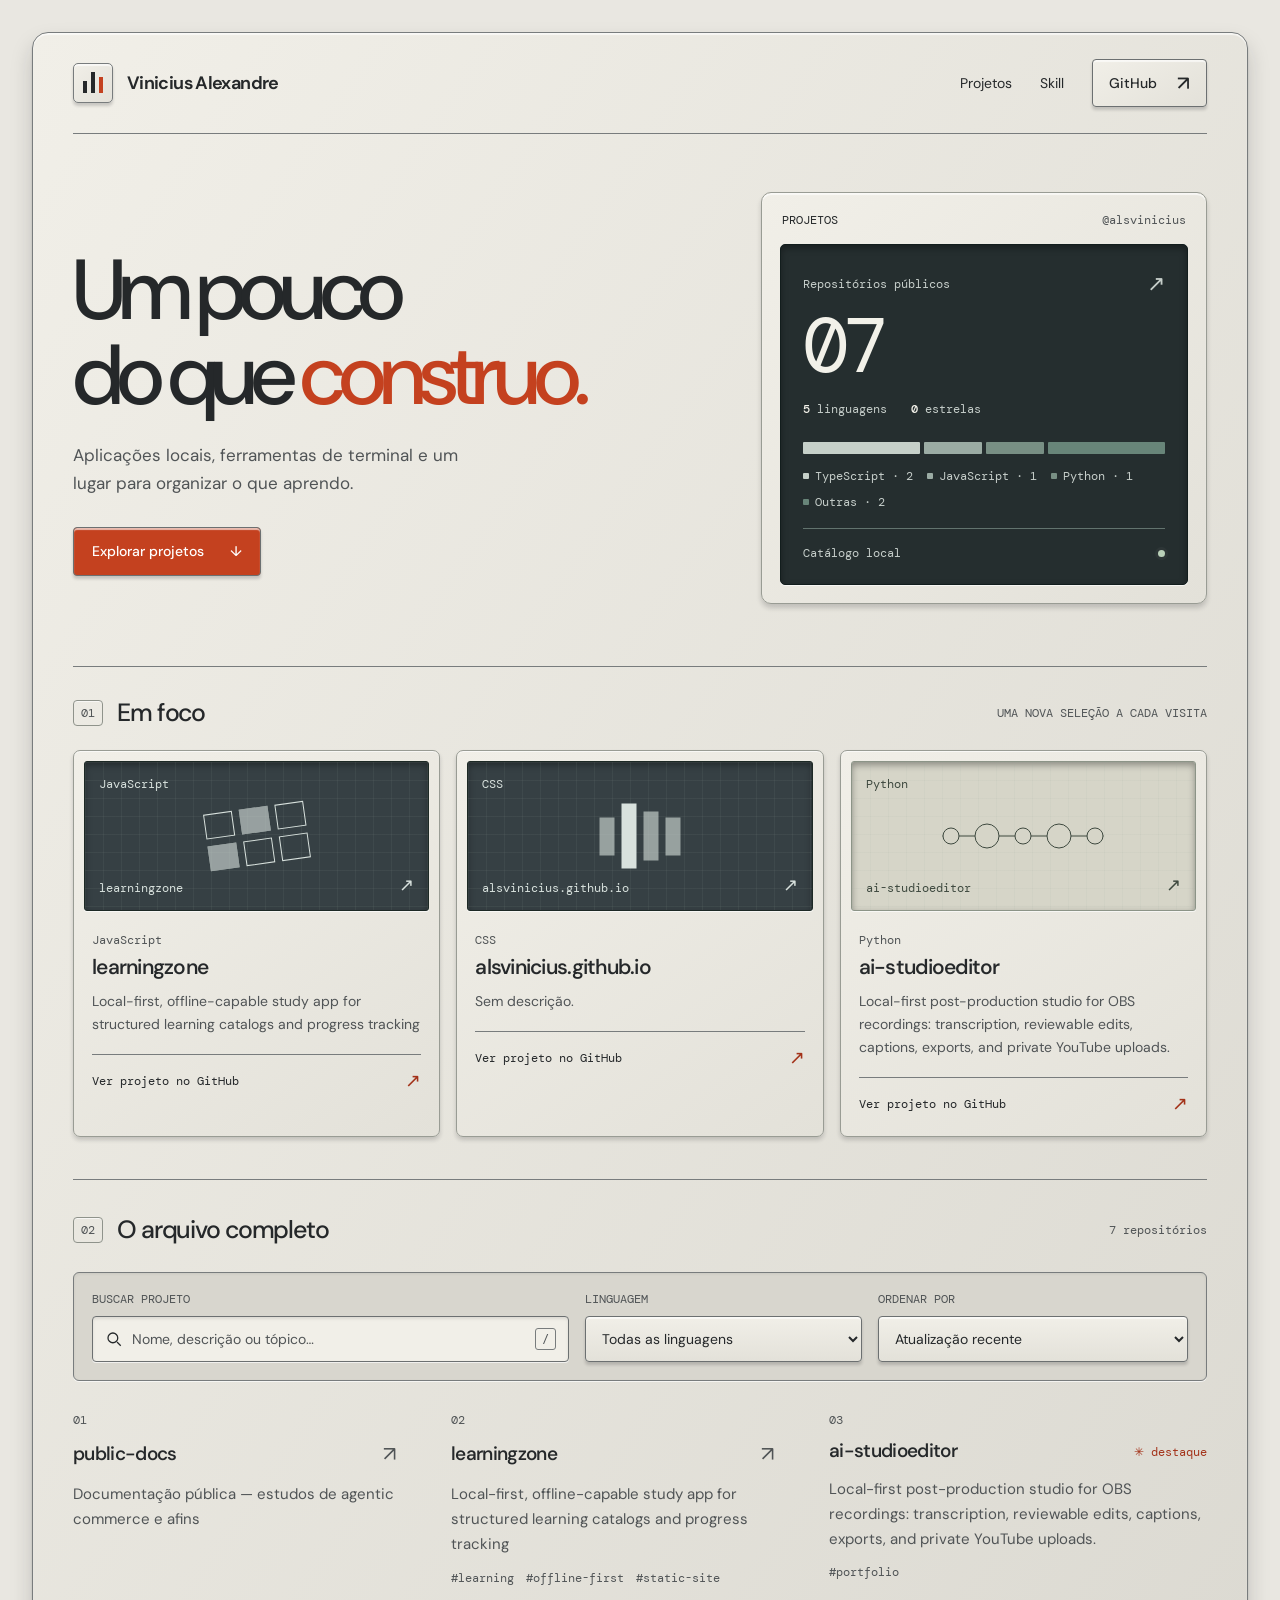
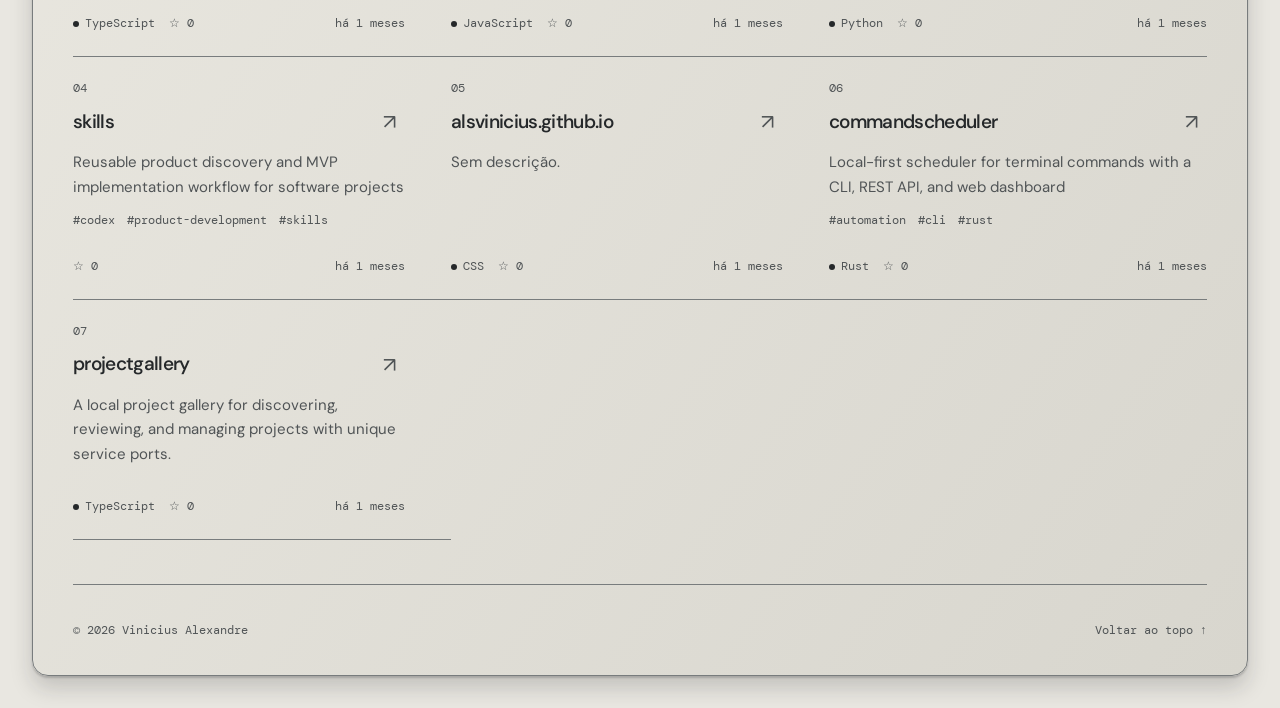
<file: index.html>
<!doctype html>
<html lang="pt-BR">
  <head>
    <meta charset="utf-8" />
    <meta name="viewport" content="width=device-width, initial-scale=1" />
    <meta name="theme-color" content="#e9e7e1" />
    <meta name="description" content="Aplicações locais, ferramentas de terminal e projetos públicos de Vinicius Alexandre." />
    <title>Vinicius Alexandre · projetos</title>
    <link rel="icon" type="image/svg+xml" href="assets/favicon.svg?v=3" />
    <link rel="stylesheet" href="assets/theme-tokens.css" />
    <link rel="stylesheet" href="assets/theme-components.css" />
    <link rel="stylesheet" href="assets/styles.css" />
    <script src="assets/app.js" defer></script>
  </head>
  <body class="portfolio-theme" data-theme="chalk">
    <a class="skip-link id-key" href="#repositorios">Pular para os projetos</a>
    <div class="site-frame">
      <header class="topbar">
        <a class="wordmark" href="#inicio" aria-label="Vinicius Alexandre, início">
          <span class="brand-mark" aria-hidden="true"><i></i><i></i><i></i></span>
          <span>Vinicius Alexandre</span>
        </a>
        <nav aria-label="Principal">
          <a class="nav-link" href="#repositorios">Projetos</a>
          <a class="nav-link" href="skills/product-dev-workflow/">Skill</a>
          <a class="id-key github-key" href="https://github.com/alsvinicius" target="_blank" rel="noreferrer">GitHub <span aria-hidden="true">↗</span></a>
        </nav>
      </header>
      <main id="inicio">
        <section class="intro" aria-labelledby="intro-title">
          <div class="intro-copy">
            <h1 id="intro-title">Um pouco<br />do que <span>construo.</span></h1>
            <p class="intro-description">Aplicações locais, ferramentas de terminal e um lugar para organizar o que aprendo.</p>
            <div class="intro-actions">
              <a class="id-key id-key--signal" href="#selecionados">Explorar projetos <span aria-hidden="true">↓</span></a>
            </div>
          </div>
          <aside class="overview" aria-labelledby="overview-title">
            <div class="module-heading"><span id="overview-title">PROJETOS</span><span class="profile-id">@alsvinicius</span></div>
            <div class="overview-readout" aria-busy="true" id="overview-readout">
              <div class="readout-heading"><span>Repositórios públicos</span><span class="readout-mark" aria-hidden="true">↗</span></div>
              <div class="overview-total" id="repo-total">—</div>
              <div class="overview-metrics"><span><b id="language-total">—</b> linguagens</span><span><b id="star-total">—</b> estrelas</span></div>
              <div class="language-meter" id="language-meter" aria-hidden="true"></div>
              <div class="language-legend" id="language-legend"><span>Carregando catálogo…</span></div>
              <div class="readout-footer"><span id="api-status">Catálogo local</span><span class="status-led" aria-hidden="true"></span></div>
            </div>
          </aside>
        </section>
        <section class="selected" id="selecionados" aria-labelledby="selected-title">
          <div class="section-heading">
            <div class="section-title"><span class="section-number">01</span><h2 id="selected-title">Em foco</h2></div>
            <span class="section-index">UMA NOVA SELEÇÃO A CADA VISITA</span>
          </div>
          <div class="selected-grid" id="featured-project"></div>
          <p class="featured-status" id="featured-status">Carregando a seleção de projetos…</p>
        </section>
        <section class="projects" id="repositorios" aria-labelledby="projects-title">
          <div class="section-heading">
            <div class="section-title"><span class="section-number">02</span><h2 id="projects-title">O arquivo completo</h2></div>
            <p class="result-count" id="result-count" role="status">Carregando projetos…</p>
          </div>
          <div class="toolbar">
            <label class="search-wrap"><span class="field-label">BUSCAR PROJETO</span><span class="search-field"><svg width="18" height="18" viewBox="0 0 24 24" fill="none" stroke="currentColor" stroke-width="1.7" aria-hidden="true"><circle cx="10.5" cy="10.5" r="6.5"/><path d="m16 16 5 5"/></svg><input id="search" type="search" placeholder="Nome, descrição ou tópico…" autocomplete="off" /><kbd aria-hidden="true">/</kbd></span></label>
            <label class="language-wrap"><span class="field-label">LINGUAGEM</span><select id="language"><option value="">Todas as linguagens</option></select></label>
            <label class="sort-wrap"><span class="field-label">ORDENAR POR</span><select id="sort"><option value="updated">Atualização recente</option><option value="stars">Mais estrelas</option><option value="name">Nome A–Z</option></select></label>
          </div>
          <div class="project-grid" id="project-grid" aria-live="polite" aria-busy="true"></div>
          <div class="empty-state" id="empty-state" hidden><span class="empty-symbol" aria-hidden="true">∅</span><p>Nenhum projeto encontrado com esses filtros.</p><button class="id-key" id="reset-filters" type="button">Limpar filtros</button></div>
          <div class="loading-state" id="loading-state"><span class="loader" aria-hidden="true"></span> Carregando projetos…</div>
        </section>
      </main>
      <footer class="footer"><span>© <span id="year"></span> Vinicius Alexandre</span><a class="back-top" href="#inicio">Voltar ao topo ↑</a></footer>
    </div>
  </body>
</html>
</file>
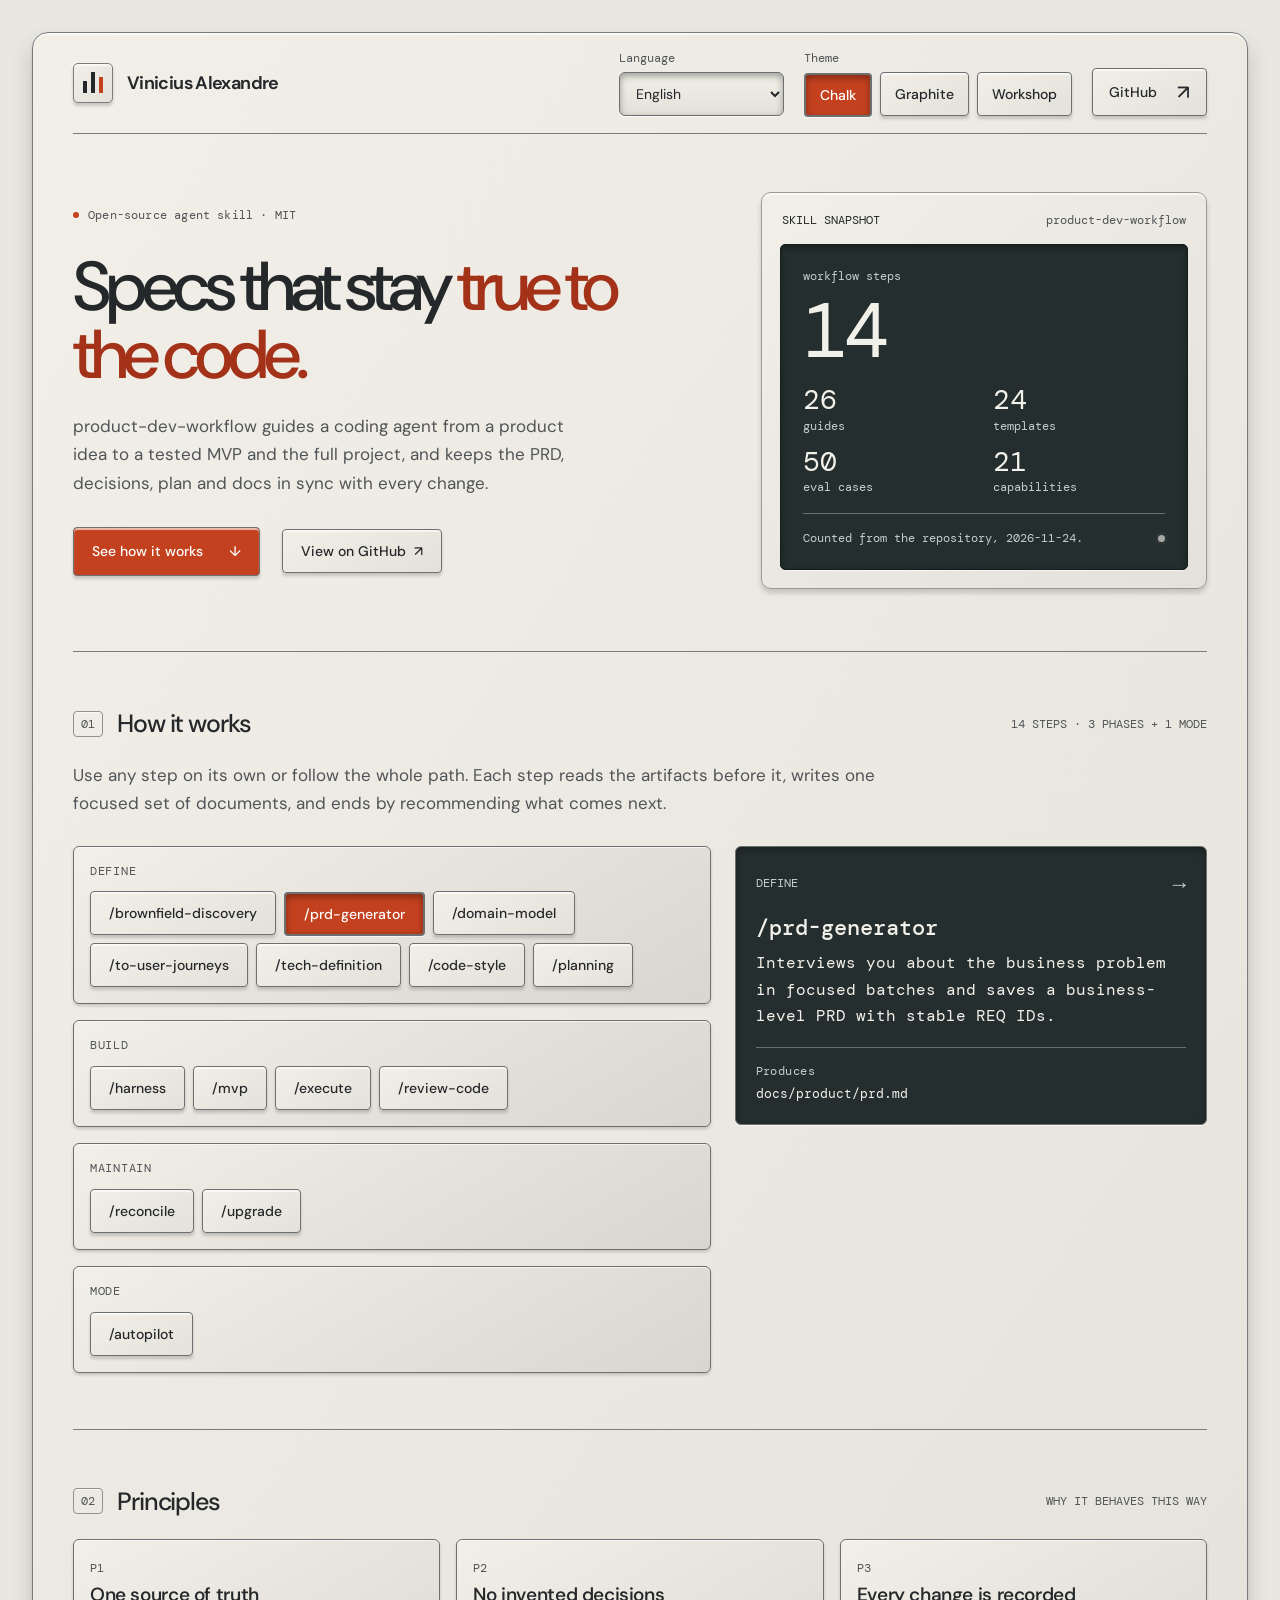
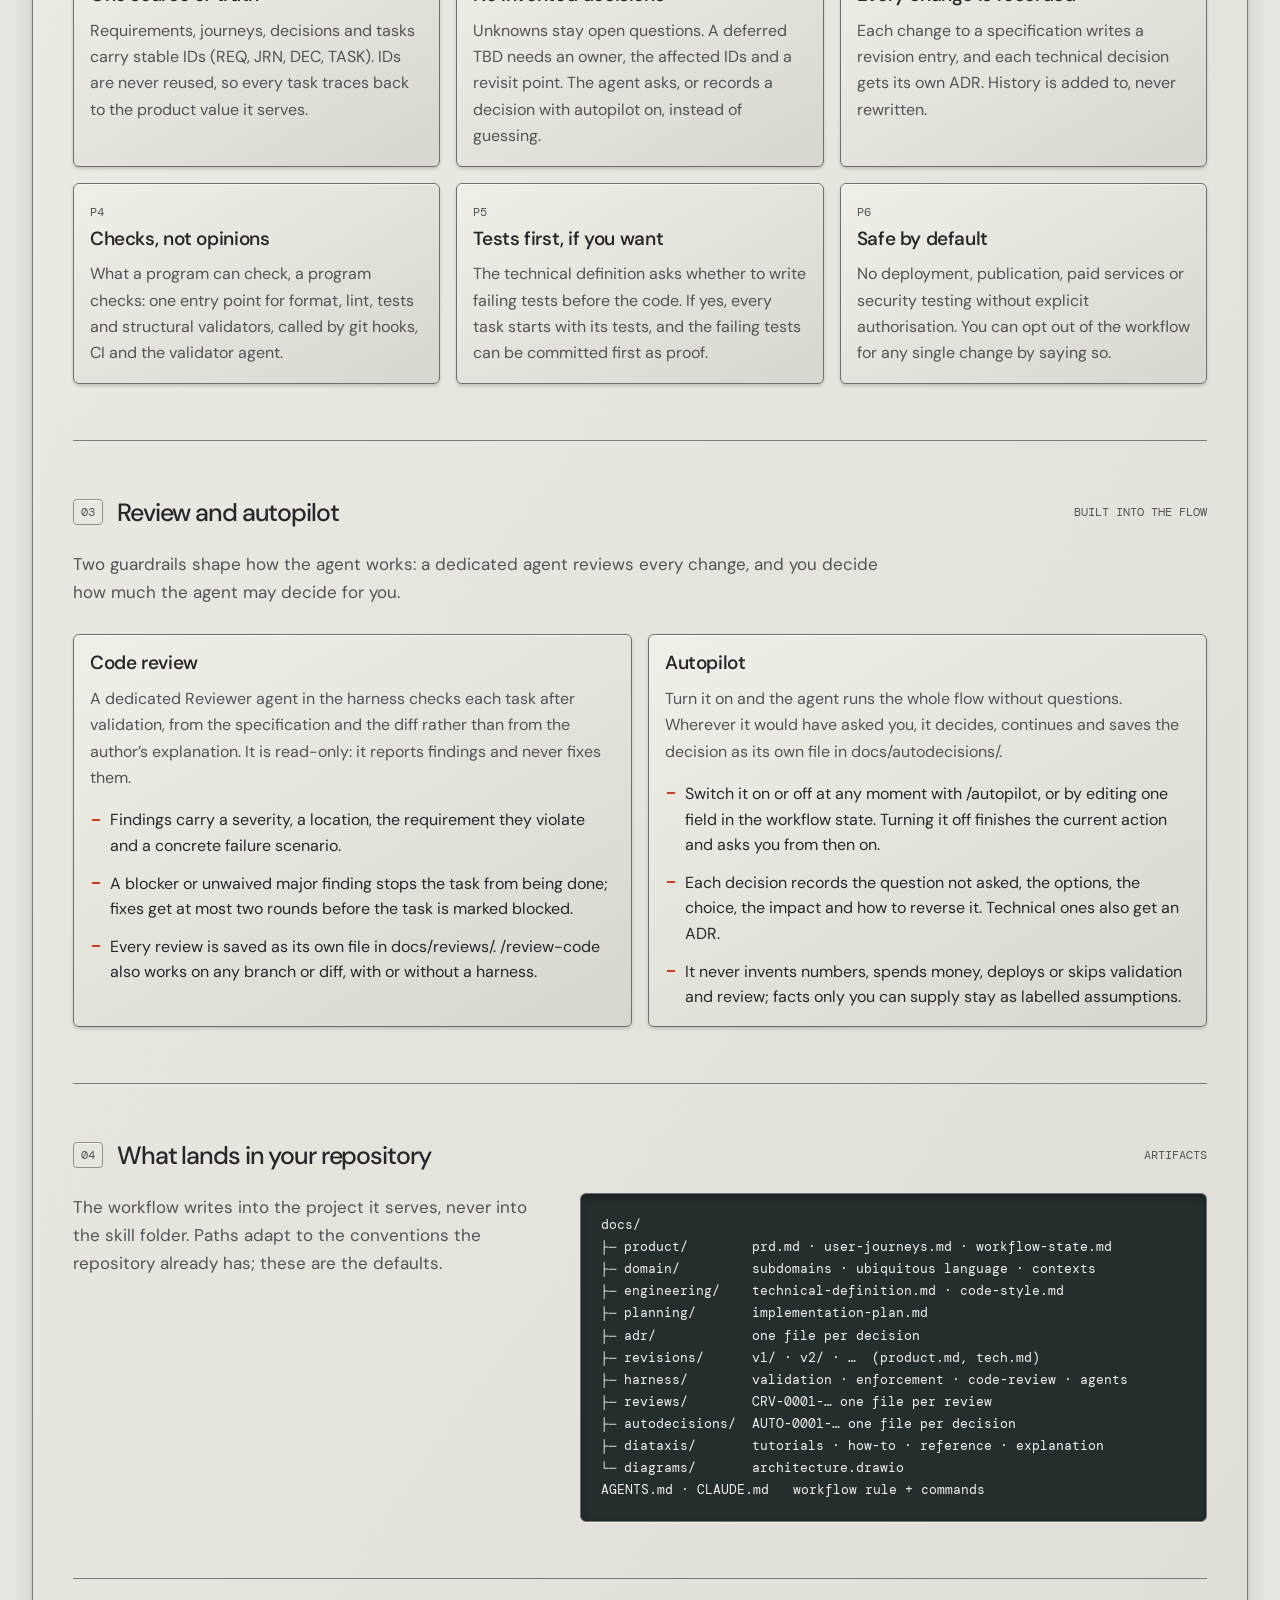
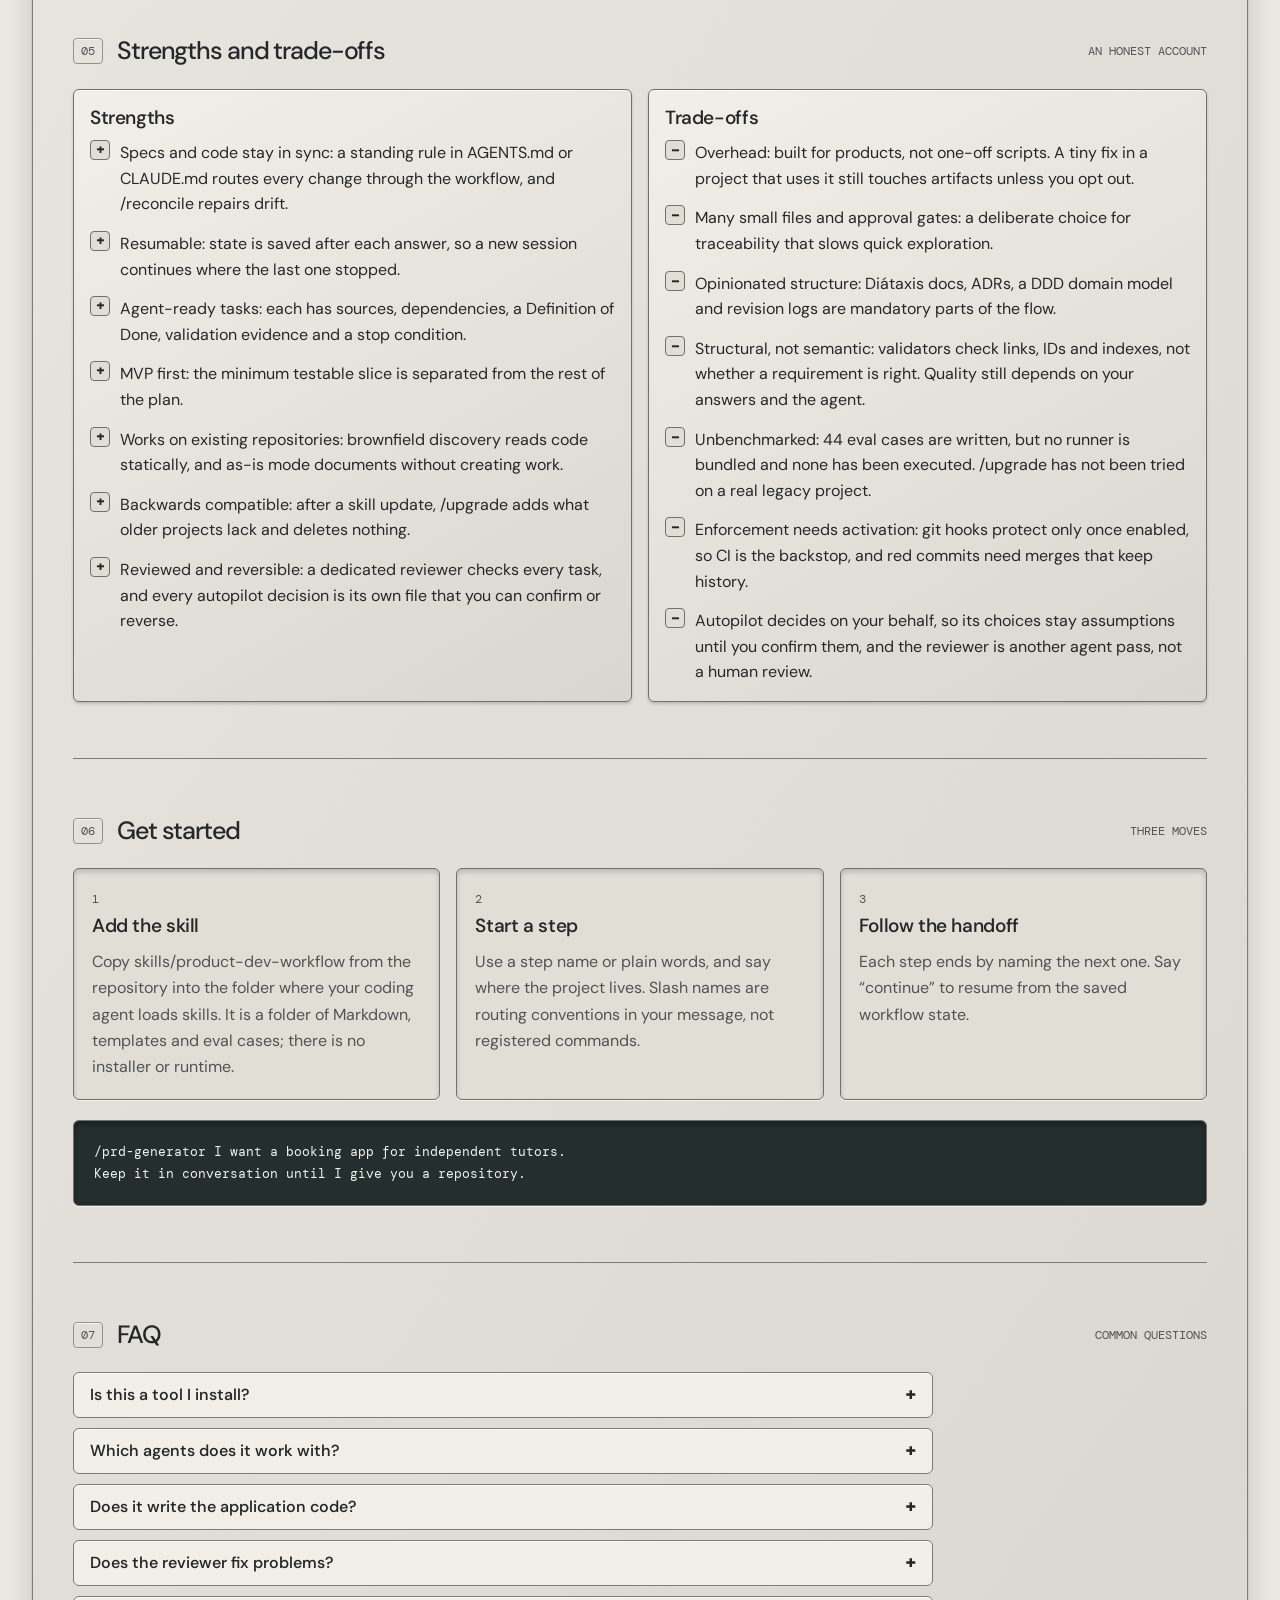
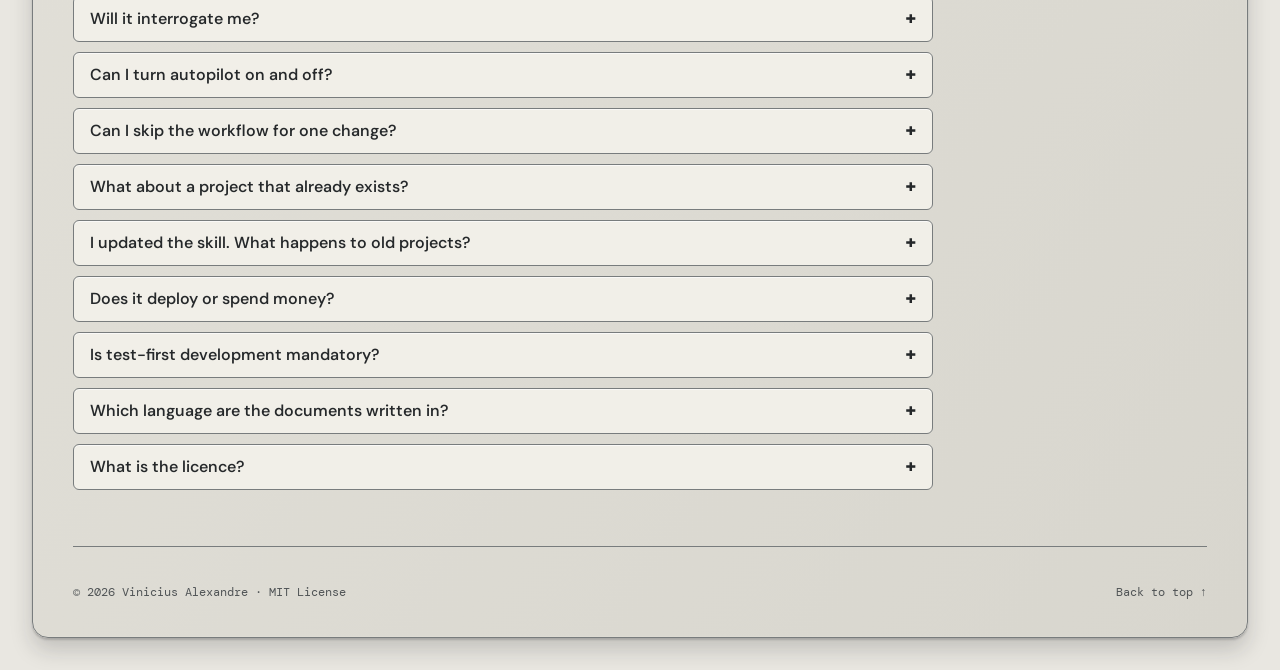
<file: skills/product-dev-workflow/index.html>
<!doctype html>
<html lang="en">
  <head>
    <meta charset="utf-8" />
    <meta name="viewport" content="width=device-width, initial-scale=1" />
    <meta name="theme-color" content="#e9e7e1" />
    <meta name="description" content="An open-source agent skill that takes a product from idea to tested MVP and keeps requirements, decisions, plans and docs in sync with the code." />
    <title>product-dev-workflow · Vinicius Alexandre</title>
    <link rel="icon" type="image/svg+xml" href="../../assets/favicon.svg?v=3" />
    <link rel="alternate" hreflang="en" href="?lang=en" />
    <link rel="alternate" hreflang="pt-BR" href="?lang=pt-BR" />
    <link rel="alternate" hreflang="zh-Hans" href="?lang=zh-CN" />
    <link rel="alternate" hreflang="ja" href="?lang=ja" />
    <link rel="alternate" hreflang="es" href="?lang=es" />
    <link rel="alternate" hreflang="fr" href="?lang=fr" />
    <link rel="stylesheet" href="../../assets/theme-tokens.css" />
    <link rel="stylesheet" href="../../assets/theme-components.css" />
    <link rel="stylesheet" href="../../assets/styles.css" />
    <link rel="stylesheet" href="page.css?v=20261124b" />
    <script src="i18n.js?v=20261124b" defer></script>
    <script src="page.js?v=20261124b" defer></script>
  </head>
  <body class="portfolio-theme" data-theme="chalk">
    <a class="skip-link id-key" href="#how" data-i18n="skip">Skip to content</a>
    <div class="site-frame">
      <header class="topbar">
        <a class="wordmark" href="../../" aria-label="Vinicius Alexandre" data-i18n-attr="aria-label:nav.home">
          <span class="brand-mark" aria-hidden="true"><i></i><i></i><i></i></span>
          <span>Vinicius Alexandre</span>
        </a>
        <div class="page-tools">
          <label class="tool-field"><span class="field-label" data-i18n="lang.label">Language</span>
            <select id="lang">
              <option value="en">English</option>
              <option value="pt-BR">Português (BR)</option>
              <option value="zh-CN">简体中文</option>
              <option value="ja">日本語</option>
              <option value="es">Español</option>
              <option value="fr">Français</option>
            </select>
          </label>
          <div class="tool-field" role="group" aria-labelledby="theme-label">
            <span class="field-label" id="theme-label" data-i18n="theme.label">Theme</span>
            <div class="theme-keys">
              <button class="id-key" type="button" data-theme-key="chalk" aria-pressed="true">Chalk</button>
              <button class="id-key" type="button" data-theme-key="graphite" aria-pressed="false">Graphite</button>
              <button class="id-key" type="button" data-theme-key="workshop" aria-pressed="false">Workshop</button>
            </div>
          </div>
          <a class="id-key github-key" href="https://github.com/alsvinicius/skills" target="_blank" rel="noreferrer">GitHub <span aria-hidden="true">↗</span></a>
        </div>
      </header>

      <main>
        <section class="intro" aria-labelledby="intro-title">
          <div class="intro-copy">
            <p class="eyebrow"><span class="signal-dot" aria-hidden="true"></span><span data-i18n="hero.eyebrow">Open-source agent skill · MIT</span></p>
            <h1 class="page-title" id="intro-title"><span data-i18n="hero.t1">Specs that stay</span> <span data-i18n="hero.t2">true to the code.</span></h1>
            <p class="intro-description" data-i18n="hero.desc">product-dev-workflow guides a coding agent from a product idea to a tested MVP and the full project, and keeps the PRD, decisions, plan and docs in sync with every change.</p>
            <div class="intro-actions">
              <a class="id-key id-key--signal" href="#how"><span data-i18n="hero.cta1">See how it works</span> <span aria-hidden="true">↓</span></a>
              <a class="id-key" href="https://github.com/alsvinicius/skills/tree/main/skills/product-dev-workflow" target="_blank" rel="noreferrer"><span data-i18n="hero.cta2">View on GitHub</span> <span aria-hidden="true">↗</span></a>
            </div>
          </div>
          <aside class="overview" aria-labelledby="snap-title">
            <div class="module-heading"><span id="snap-title" data-i18n="snap.title">SKILL SNAPSHOT</span><span class="profile-id">product-dev-workflow</span></div>
            <div class="overview-readout">
              <div class="readout-heading"><span data-i18n="snap.main">workflow steps</span></div>
              <div class="overview-total">14</div>
              <dl class="snap-list">
                <div><dt data-i18n="snap.refs">guides</dt><dd>26</dd></div>
                <div><dt data-i18n="snap.tpl">templates</dt><dd>24</dd></div>
                <div><dt data-i18n="snap.evals">eval cases</dt><dd>50</dd></div>
                <div><dt data-i18n="snap.caps">capabilities</dt><dd>21</dd></div>
              </dl>
              <div class="readout-footer"><span data-i18n="snap.note">Counted from the repository, 2026-11-24.</span><span class="status-led" aria-hidden="true"></span></div>
            </div>
          </aside>
        </section>

        <section class="band" id="how" aria-labelledby="how-title">
          <div class="section-heading">
            <div class="section-title"><span class="section-number">01</span><h2 id="how-title" data-i18n="s1.title">How it works</h2></div>
            <span class="section-index" data-i18n="s1.index">14 STEPS · 3 PHASES + 1 MODE</span>
          </div>
          <p class="lede" data-i18n="s1.intro">Use any step on its own or follow the whole path. Each step reads the artifacts before it, writes one focused set of documents, and ends by recommending what comes next.</p>
          <div class="pipeline">
            <div class="plates">
              <div class="id-module plate" role="group" aria-labelledby="ph-define">
                <h3 class="plate-title" id="ph-define" data-i18n="phase.define">DEFINE</h3>
                <div class="key-row">
                  <button class="id-key step-key" type="button" data-step="brownfield-discovery" aria-pressed="false">/brownfield-discovery</button>
                  <button class="id-key step-key" type="button" data-step="prd-generator" aria-pressed="true">/prd-generator</button>
                  <button class="id-key step-key" type="button" data-step="domain-model" aria-pressed="false">/domain-model</button>
                  <button class="id-key step-key" type="button" data-step="to-user-journeys" aria-pressed="false">/to-user-journeys</button>
                  <button class="id-key step-key" type="button" data-step="tech-definition" aria-pressed="false">/tech-definition</button>
                  <button class="id-key step-key" type="button" data-step="code-style" aria-pressed="false">/code-style</button>
                  <button class="id-key step-key" type="button" data-step="planning" aria-pressed="false">/planning</button>
                </div>
              </div>
              <div class="id-module plate" role="group" aria-labelledby="ph-build">
                <h3 class="plate-title" id="ph-build" data-i18n="phase.build">BUILD</h3>
                <div class="key-row">
                  <button class="id-key step-key" type="button" data-step="harness" aria-pressed="false">/harness</button>
                  <button class="id-key step-key" type="button" data-step="mvp" aria-pressed="false">/mvp</button>
                  <button class="id-key step-key" type="button" data-step="execute" aria-pressed="false">/execute</button>
                  <button class="id-key step-key" type="button" data-step="review-code" aria-pressed="false">/review-code</button>
                </div>
              </div>
              <div class="id-module plate" role="group" aria-labelledby="ph-maintain">
                <h3 class="plate-title" id="ph-maintain" data-i18n="phase.maintain">MAINTAIN</h3>
                <div class="key-row">
                  <button class="id-key step-key" type="button" data-step="reconcile" aria-pressed="false">/reconcile</button>
                  <button class="id-key step-key" type="button" data-step="upgrade" aria-pressed="false">/upgrade</button>
                </div>
              </div>
              <div class="id-module plate" role="group" aria-labelledby="ph-mode">
                <h3 class="plate-title" id="ph-mode" data-i18n="phase.mode">MODE</h3>
                <div class="key-row">
                  <button class="id-key step-key" type="button" data-step="autopilot" aria-pressed="false">/autopilot</button>
                </div>
              </div>
            </div>
            <div class="id-readout step-readout" id="step-readout" aria-live="polite">
              <div class="readout-heading"><span id="step-phase">DEFINE</span><span class="readout-mark" aria-hidden="true">→</span></div>
              <p class="step-command" id="step-command">/prd-generator</p>
              <p class="step-desc" id="step-desc">Interviews you about the business problem in focused batches and saves a business-level PRD with stable REQ IDs.</p>
              <p class="step-out"><span class="id-metadata" data-i18n="step.produces">Produces</span><span id="step-out">docs/product/prd.md</span></p>
            </div>
          </div>
        </section>

        <section class="band" id="principles" aria-labelledby="pr-title">
          <div class="section-heading">
            <div class="section-title"><span class="section-number">02</span><h2 id="pr-title" data-i18n="s2.title">Principles</h2></div>
            <span class="section-index" data-i18n="s2.index">WHY IT BEHAVES THIS WAY</span>
          </div>
          <div class="card-grid">
            <article class="id-module card"><span class="card-index">P1</span><h3 data-i18n="p1.t">One source of truth</h3><p data-i18n="p1.d">Requirements, journeys, decisions and tasks carry stable IDs (REQ, JRN, DEC, TASK). IDs are never reused, so every task traces back to the product value it serves.</p></article>
            <article class="id-module card"><span class="card-index">P2</span><h3 data-i18n="p2.t">No invented decisions</h3><p data-i18n="p2.d">Unknowns stay open questions. A deferred TBD needs an owner, the affected IDs and a revisit point. The agent asks, or records a decision with autopilot on, instead of guessing.</p></article>
            <article class="id-module card"><span class="card-index">P3</span><h3 data-i18n="p3.t">Every change is recorded</h3><p data-i18n="p3.d">Each change to a specification writes a revision entry, and each technical decision gets its own ADR. History is added to, never rewritten.</p></article>
            <article class="id-module card"><span class="card-index">P4</span><h3 data-i18n="p4.t">Checks, not opinions</h3><p data-i18n="p4.d">What a program can check, a program checks: one entry point for format, lint, tests and structural validators, called by git hooks, CI and the validator agent.</p></article>
            <article class="id-module card"><span class="card-index">P5</span><h3 data-i18n="p5.t">Tests first, if you want</h3><p data-i18n="p5.d">The technical definition asks whether to write failing tests before the code. If yes, every task starts with its tests, and the failing tests can be committed first as proof.</p></article>
            <article class="id-module card"><span class="card-index">P6</span><h3 data-i18n="p6.t">Safe by default</h3><p data-i18n="p6.d">No deployment, publication, paid services or security testing without explicit authorisation. You can opt out of the workflow for any single change by saying so.</p></article>
          </div>
        </section>

        <section class="band" id="guardrails" aria-labelledby="gr-title">
          <div class="section-heading">
            <div class="section-title"><span class="section-number">03</span><h2 id="gr-title" data-i18n="s7.title">Review and autopilot</h2></div>
            <span class="section-index" data-i18n="s7.index">BUILT INTO THE FLOW</span>
          </div>
          <p class="lede" data-i18n="s7.intro">Two guardrails shape how the agent works: a dedicated agent reviews every change, and you decide how much the agent may decide for you.</p>
          <div class="two-col">
            <article class="id-module list-plate">
              <h3 data-i18n="cr.t">Code review</h3>
              <p class="plate-lede" data-i18n="cr.d">A dedicated Reviewer agent in the harness checks each task after validation, from the specification and the diff rather than from the author’s explanation. It is read-only: it reports findings and never fixes them.</p>
              <ul class="plain-list">
                <li data-i18n="cr.1">Findings carry a severity, a location, the requirement they violate and a concrete failure scenario.</li>
                <li data-i18n="cr.2">A blocker or unwaived major finding stops the task from being done; fixes get at most two rounds before the task is marked blocked.</li>
                <li data-i18n="cr.3">Every review is saved as its own file in docs/reviews/. /review-code also works on any branch or diff, with or without a harness.</li>
              </ul>
            </article>
            <article class="id-module list-plate">
              <h3 data-i18n="ap.t">Autopilot</h3>
              <p class="plate-lede" data-i18n="ap.d">Turn it on and the agent runs the whole flow without questions. Wherever it would have asked you, it decides, continues and saves the decision as its own file in docs/autodecisions/.</p>
              <ul class="plain-list">
                <li data-i18n="ap.1">Switch it on or off at any moment with /autopilot, or by editing one field in the workflow state. Turning it off finishes the current action and asks you from then on.</li>
                <li data-i18n="ap.2">Each decision records the question not asked, the options, the choice, the impact and how to reverse it. Technical ones also get an ADR.</li>
                <li data-i18n="ap.3">It never invents numbers, spends money, deploys or skips validation and review; facts only you can supply stay as labelled assumptions.</li>
              </ul>
            </article>
          </div>
        </section>
        <section class="band" id="artifacts" aria-labelledby="ar-title">
          <div class="section-heading">
            <div class="section-title"><span class="section-number">04</span><h2 id="ar-title" data-i18n="s3.title">What lands in your repository</h2></div>
            <span class="section-index" data-i18n="s3.index">ARTIFACTS</span>
          </div>
          <div class="tree-grid">
            <p class="lede" data-i18n="s3.intro">The workflow writes into the project it serves, never into the skill folder. Paths adapt to the conventions the repository already has; these are the defaults.</p>
            <div class="id-readout tree" tabindex="0" role="region" aria-label="Documentation tree" data-i18n-attr="aria-label:s3.tree"><pre>docs/
├─ product/        prd.md · user-journeys.md · workflow-state.md
├─ domain/         subdomains · ubiquitous language · contexts
├─ engineering/    technical-definition.md · code-style.md
├─ planning/       implementation-plan.md
├─ adr/            one file per decision
├─ revisions/      v1/ · v2/ · …  (product.md, tech.md)
├─ harness/        validation · enforcement · code-review · agents
├─ reviews/        CRV-0001-… one file per review
├─ autodecisions/  AUTO-0001-… one file per decision
├─ diataxis/       tutorials · how-to · reference · explanation
└─ diagrams/       architecture.drawio
AGENTS.md · CLAUDE.md   workflow rule + commands</pre></div>
          </div>
        </section>

        <section class="band" id="tradeoffs" aria-labelledby="tr-title">
          <div class="section-heading">
            <div class="section-title"><span class="section-number">05</span><h2 id="tr-title" data-i18n="s4.title">Strengths and trade-offs</h2></div>
            <span class="section-index" data-i18n="s4.index">AN HONEST ACCOUNT</span>
          </div>
          <div class="two-col">
            <div class="id-module list-plate">
              <h3 data-i18n="s4.pro">Strengths</h3>
              <ul class="mark-list plus">
                <li data-i18n="a1">Specs and code stay in sync: a standing rule in AGENTS.md or CLAUDE.md routes every change through the workflow, and /reconcile repairs drift.</li>
                <li data-i18n="a2">Resumable: state is saved after each answer, so a new session continues where the last one stopped.</li>
                <li data-i18n="a3">Agent-ready tasks: each has sources, dependencies, a Definition of Done, validation evidence and a stop condition.</li>
                <li data-i18n="a4">MVP first: the minimum testable slice is separated from the rest of the plan.</li>
                <li data-i18n="a5">Works on existing repositories: brownfield discovery reads code statically, and as-is mode documents without creating work.</li>
                <li data-i18n="a6">Backwards compatible: after a skill update, /upgrade adds what older projects lack and deletes nothing.</li>
                <li data-i18n="a7">Reviewed and reversible: a dedicated reviewer checks every task, and every autopilot decision is its own file that you can confirm or reverse.</li>
              </ul>
            </div>
            <div class="id-module list-plate">
              <h3 data-i18n="s4.con">Trade-offs</h3>
              <ul class="mark-list minus">
                <li data-i18n="b1">Overhead: built for products, not one-off scripts. A tiny fix in a project that uses it still touches artifacts unless you opt out.</li>
                <li data-i18n="b2">Many small files and approval gates: a deliberate choice for traceability that slows quick exploration.</li>
                <li data-i18n="b3">Opinionated structure: Diátaxis docs, ADRs, a DDD domain model and revision logs are mandatory parts of the flow.</li>
                <li data-i18n="b4">Structural, not semantic: validators check links, IDs and indexes, not whether a requirement is right. Quality still depends on your answers and the agent.</li>
                <li data-i18n="b5">Unbenchmarked: 44 eval cases are written, but no runner is bundled and none has been executed. /upgrade has not been tried on a real legacy project.</li>
                <li data-i18n="b6">Enforcement needs activation: git hooks protect only once enabled, so CI is the backstop, and red commits need merges that keep history.</li>
                <li data-i18n="b7">Autopilot decides on your behalf, so its choices stay assumptions until you confirm them, and the reviewer is another agent pass, not a human review.</li>
              </ul>
            </div>
          </div>
        </section>

        <section class="band" id="start" aria-labelledby="st-title">
          <div class="section-heading">
            <div class="section-title"><span class="section-number">06</span><h2 id="st-title" data-i18n="s5.title">Get started</h2></div>
            <span class="section-index" data-i18n="s5.index">THREE MOVES</span>
          </div>
          <ol class="steps-list">
            <li class="id-well"><span class="card-index">1</span><h3 data-i18n="g1.t">Add the skill</h3><p data-i18n="g1.d">Copy skills/product-dev-workflow from the repository into the folder where your coding agent loads skills. It is a folder of Markdown, templates and eval cases; there is no installer or runtime.</p></li>
            <li class="id-well"><span class="card-index">2</span><h3 data-i18n="g2.t">Start a step</h3><p data-i18n="g2.d">Use a step name or plain words, and say where the project lives. Slash names are routing conventions in your message, not registered commands.</p></li>
            <li class="id-well"><span class="card-index">3</span><h3 data-i18n="g3.t">Follow the handoff</h3><p data-i18n="g3.d">Each step ends by naming the next one. Say “continue” to resume from the saved workflow state.</p></li>
          </ol>
          <div class="id-readout example" tabindex="0" role="region" aria-label="Example" data-i18n-attr="aria-label:g.example"><pre>/prd-generator I want a booking app for independent tutors.
Keep it in conversation until I give you a repository.</pre></div>
        </section>

        <section class="band" id="faq" aria-labelledby="fq-title">
          <div class="section-heading">
            <div class="section-title"><span class="section-number">07</span><h2 id="fq-title" data-i18n="s6.title">FAQ</h2></div>
            <span class="section-index" data-i18n="s6.index">COMMON QUESTIONS</span>
          </div>
          <div class="faq">
            <details><summary data-i18n="q1">Is this a tool I install?</summary><p data-i18n="a_1">No. It is a skill: instructions, templates and evaluation cases that a coding agent reads and follows. It has no runtime of its own.</p></details>
            <details><summary data-i18n="q2">Which agents does it work with?</summary><p data-i18n="a_2">It is written for coding agents that load skills from a folder with a SKILL.md entry point. Agent definitions adapt to the host's format; if the location is unknown, the skill asks once.</p></details>
            <details><summary data-i18n="q3">Does it write the application code?</summary><p data-i18n="a_3">Only /mvp and /execute do, and only within the approved plan. Every other step writes documents.</p></details>
            <details><summary data-i18n="q13">Does the reviewer fix problems?</summary><p data-i18n="a_13">No. The Reviewer agent is read-only. It reports findings with evidence, and the Executor or you fix them. A task is not done while a blocker or unwaived major finding is open.</p></details>
            <details><summary data-i18n="q4">Will it interrogate me?</summary><p data-i18n="a_4">It asks one to three focused questions per batch and reuses earlier answers. With autopilot on, which you must request explicitly, it saves each question it would have asked as a decision in docs/autodecisions/.</p></details>
            <details><summary data-i18n="q12">Can I turn autopilot on and off?</summary><p data-i18n="a_12">Yes, at any moment. Say so, use /autopilot on or off, or edit the Autopilot field in the workflow state. Turning it off finishes the current action, lists the decisions taken and asks you from then on. Nothing already decided is undone; you can confirm or reverse each decision.</p></details>
            <details><summary data-i18n="q5">Can I skip the workflow for one change?</summary><p data-i18n="a_5">Yes. Say so explicitly. The artifacts are left untouched, the agent tells you they are out of sync, and /reconcile can recover the change later.</p></details>
            <details><summary data-i18n="q6">What about a project that already exists?</summary><p data-i18n="a_6">Use /brownfield-discovery. It reads the repository statically, separates facts from inferred intent, and in as-is mode records what exists without creating tasks.</p></details>
            <details><summary data-i18n="q7">I updated the skill. What happens to old projects?</summary><p data-i18n="a_7">Run /upgrade. It detects each capability from the project's contents, shows a plan, and only adds missing structure. Nothing is deleted, renamed or renumbered.</p></details>
            <details><summary data-i18n="q8">Does it deploy or spend money?</summary><p data-i18n="a_8">No. Deployment, publication, paid services, production data and security tests outside the approved harness all need explicit authorisation.</p></details>
            <details><summary data-i18n="q9">Is test-first development mandatory?</summary><p data-i18n="a_9">No. The technical definition asks, with a recommendation. You can choose tests alongside the code, or defer the decision.</p></details>
            <details><summary data-i18n="q10">Which language are the documents written in?</summary><p data-i18n="a_10">The language you use for the workflow, kept consistent across artifacts. Code identifiers and quoted source text stay as they are.</p></details>
            <details><summary data-i18n="q11">What is the licence?</summary><p data-i18n="a_11">The repository is published under the MIT License.</p></details>
          </div>
        </section>
      </main>
      <footer class="footer"><span>© <span id="year"></span> Vinicius Alexandre · <a href="https://github.com/alsvinicius/skills/blob/main/LICENSE" target="_blank" rel="noreferrer" data-i18n="foot.license">MIT License</a></span><a class="back-top" href="#" data-i18n="foot.top">Back to top ↑</a></footer>
    </div>
  </body>
</html>
</file>
<file: assets/theme-tokens.css>
/* Shared semantic and material roles. Apply them on an explicit root. */
.portfolio-theme {
  color-scheme: light;
  font-family: var(--id-font-sans);
  color: var(--id-ink-primary);
  background: var(--id-canvas);

  /* Chalk is the warm mineral default. */
  --id-canvas: #e9e7e1;
  --id-body: #d8d6ce;
  --id-panel: #f1efe8;
  --id-key: #e3e1d9;
  --id-well: #e0ded5;
  --id-readout: #252e2f;

  --id-ink-primary: #25282a;
  --id-ink-secondary: #505456;
  --id-ink-on-body: #25282a;
  --id-ink-on-panel: #25282a;
  --id-ink-on-well: #25282a;
  --id-ink-on-readout: #f2f1e9;
  --id-ink-readout-muted: #c6ceca;
  --id-ink-on-signal: #ffffff;

  --id-border: #6c7071;
  --id-border-quiet: #787c7d;
  --id-signal: #c4411f;
  --id-focus: #126575;
  --id-status-error: #a12621;
  --id-status-success: #246249;

  --id-data-1: #3c626b;
  --id-data-2: #8a5b3b;
  --id-data-3: #68794d;
  --id-data-4: #80566f;
  --id-data-on-well: #315f52;
  --id-data-on-readout: #c6d0c9;
  --id-data-highlight: #b63b1d;
  --id-chart-grid: #787c7d;
  --id-chart-label: #25282a;

  --id-highlight: rgb(255 255 255 / 65%);
  --id-shadow-contact: rgb(20 23 25 / 18%);
  --id-shadow-ground:
    0 12px 22px var(--id-shadow-contact), 0 2px 2px var(--id-shadow-contact);
  --id-shadow-raised:
    inset 0 2px 1px var(--id-highlight), 0 3px 3px var(--id-shadow-contact);
  --id-shadow-inset:
    inset 0 3px 7px rgb(0 0 0 / 35%), 0 1px var(--id-highlight);

  --id-font-sans: Arial, Helvetica, sans-serif;
  --id-font-mono: ui-monospace, "DejaVu Sans Mono", monospace;
  --id-ink-on-key: var(--id-ink-primary);
  --id-ink-key-muted: var(--id-ink-secondary);
  --id-ink-well-muted: var(--id-ink-secondary);
  --id-link: #a33219;
  --id-link-on-readout: #ffc08e;
  --id-space-unit: 4px;
  --id-radius-frame: 16px;
  --id-radius-module: 6px;
  --id-radius-key: 4px;
  --id-target-min: 24px;
  --id-target-touch: 44px;
  --id-type-body: 16px;
  --id-type-metadata: 12px;
  --id-density-gap: 16px;
  --id-density-padding: 20px;
  --id-density-row: 48px;
}

.portfolio-theme[data-theme="graphite"] {
  color-scheme: dark;
  --id-canvas: #151719;
  --id-body: #25282b;
  --id-panel: #34383b;
  --id-key: #42474a;
  --id-well: #171d1f;
  --id-readout: #101416;

  --id-ink-primary: #f2f1e9;
  --id-ink-secondary: #c1c5c3;
  --id-ink-on-body: #f2f1e9;
  --id-ink-on-panel: #f2f1e9;
  --id-ink-on-well: #f2f1e9;
  --id-ink-on-readout: #f2f1e9;
  --id-ink-readout-muted: #c1c5c3;
  --id-ink-on-signal: #151719;

  --id-border: #858b8f;
  --id-border-quiet: #70777b;
  --id-signal: #f2a36a;
  --id-link: #f2a36a;
  --id-focus: #8fd6e0;
  --id-status-error: #ffb5a5;
  --id-status-success: #a0d1b9;

  --id-data-1: #88c8d3;
  --id-data-2: #f2a36a;
  --id-data-3: #b4cb80;
  --id-data-4: #d6a8c6;
  --id-data-on-well: #88c8d3;
  --id-data-on-readout: #f2a36a;
  --id-data-highlight: #f2a36a;
  --id-chart-grid: #70777b;
  --id-chart-label: #f2f1e9;

  --id-highlight: rgb(255 255 255 / 13%);
  --id-shadow-contact: rgb(0 0 0 / 36%);
  --id-shadow-inset:
    inset 0 3px 7px rgb(0 0 0 / 48%), 0 1px var(--id-highlight);
}

.portfolio-theme[data-theme="workshop"] {
  --id-canvas: #e8e1ce;
  --id-body: #d4c7a7;
  --id-panel: #f1e8d0;
  --id-key: #e6d9b9;
  --id-well: #e2d8bc;
  --id-readout: #193c33;

  --id-ink-primary: #173b32;
  --id-ink-secondary: #34483f;
  --id-ink-on-body: #173b32;
  --id-ink-on-panel: #173b32;
  --id-ink-on-well: #173b32;
  --id-ink-on-readout: #f2f1e9;
  --id-ink-readout-muted: #c6d0c9;
  --id-ink-on-signal: #ffffff;

  --id-border: #65695f;
  --id-border-quiet: #747b68;
  --id-signal: #b63b1d;
  --id-link: #963018;
  --id-focus: #126575;
  --id-status-error: #a12621;
  --id-status-success: #246249;

  --id-data-1: #315f52;
  --id-data-2: #a5532f;
  --id-data-3: #697844;
  --id-data-4: #74546d;
  --id-data-on-well: #315f52;
  --id-data-on-readout: #c6d0c9;
  --id-data-highlight: #b63b1d;
  --id-chart-grid: #747b68;
  --id-chart-label: #173b32;

  --id-highlight: rgb(255 255 255 / 58%);
  --id-shadow-contact: rgb(58 56 44 / 27%);
  --id-shadow-inset:
    inset 0 3px 7px rgb(0 0 0 / 28%), 0 1px var(--id-highlight);
}

.portfolio-theme[data-density="comfortable"] {
  --id-density-gap: 16px;
  --id-density-padding: 20px;
  --id-density-row: 48px;
}
.portfolio-theme[data-density="compact"] {
  --id-density-gap: 8px;
  --id-density-padding: 12px;
  --id-density-row: 40px;
}
</file>
<file: assets/theme-components.css>
/* Reusable constructions. Everything is opt-in under .portfolio-theme. */
.portfolio-theme *,
.portfolio-theme *::before,
.portfolio-theme *::after {
  box-sizing: border-box;
}

.portfolio-theme .id-frame {
  color: var(--id-ink-on-body);
  border: 1px solid var(--id-border);
  border-radius: var(--id-radius-frame);
  background: linear-gradient(130deg, var(--id-panel), var(--id-body));
  box-shadow:
    inset 0 2px 1px var(--id-highlight),
    var(--id-shadow-ground);
  padding: 24px;
}

.portfolio-theme .id-module {
  color: var(--id-ink-on-panel);
  border: 1px solid var(--id-border);
  border-radius: var(--id-radius-module);
  background: linear-gradient(150deg, var(--id-panel), var(--id-body));
  box-shadow:
    inset 0 1px var(--id-highlight),
    0 2px 3px var(--id-shadow-contact);
  padding: 16px;
}

.portfolio-theme .id-key {
  display: inline-flex;
  align-items: center;
  justify-content: center;
  gap: 8px;
  min-height: var(--id-target-touch);
  padding: 10px 18px;
  border: 1px solid var(--id-border);
  border-radius: var(--id-radius-key);
  color: var(--id-ink-on-key);
  background: linear-gradient(150deg, var(--id-panel), var(--id-key));
  box-shadow: var(--id-shadow-raised);
  font: inherit;
  text-decoration: none;
  cursor: pointer;
  transition:
    transform 120ms,
    box-shadow 120ms;
}

.portfolio-theme .id-key:not(:disabled):not([aria-disabled="true"]):hover {
  filter: brightness(1.04);
}

.portfolio-theme .id-key:not(:disabled):not([aria-disabled="true"]):active {
  transform: translateY(1px);
  box-shadow: inset 0 1px 2px var(--id-shadow-contact);
}

.portfolio-theme .id-key:disabled {
  background: var(--id-body);
  color: var(--id-ink-secondary);
  box-shadow: inset 0 1px var(--id-highlight);
  cursor: not-allowed;
  transform: none;
}

.portfolio-theme .id-key--signal {
  color: var(--id-ink-on-signal);
  background: var(--id-signal);
}

.portfolio-theme .id-well {
  color: var(--id-ink-on-well);
  background: var(--id-well);
  border: 1px solid var(--id-border);
  border-radius: var(--id-radius-module);
  box-shadow:
    inset 0 3px 5px var(--id-shadow-contact),
    0 1px var(--id-highlight);
  padding: 18px;
}

.portfolio-theme .id-readout {
  color: var(--id-ink-on-readout);
  background: var(--id-readout);
  border: 1px solid var(--id-border);
  border-radius: var(--id-radius-module);
  box-shadow: var(--id-shadow-inset);
  padding: 20px;
  font-family: var(--id-font-mono);
  font-variant-numeric: tabular-nums;
}

.portfolio-theme .id-field {
  color: var(--id-ink-on-well);
  background: var(--id-well);
  border: 1px solid var(--id-border);
  border-radius: var(--id-radius-key);
  box-shadow:
    inset 0 2px 4px var(--id-shadow-contact),
    0 1px var(--id-highlight);
  min-height: 46px;
  padding: 10px 12px;
  font: inherit;
}

.portfolio-theme .id-metadata {
  color: var(--id-ink-secondary);
  font: var(--id-type-metadata) / 1.5 var(--id-font-mono);
  font-variant-numeric: tabular-nums;
  letter-spacing: 0.035em;
}

.portfolio-theme :focus-visible {
  outline: 3px solid var(--id-focus);
  outline-offset: 4px;
}

@media (prefers-reduced-motion: reduce) {
  .portfolio-theme *,
  .portfolio-theme *::before,
  .portfolio-theme *::after {
    transition: none;
    animation: none;
  }
}

/* Density changes working-space rhythm; text and touch controls keep their size. */
.portfolio-theme[data-density] .panel {
  padding: var(--id-density-padding);
}
.portfolio-theme[data-density] .example-grid {
  gap: var(--id-density-gap);
}
.portfolio-theme[data-density] .table-wrap tbody tr {
  min-height: var(--id-density-row);
}
.portfolio-theme[data-density] .table-wrap th,
.portfolio-theme[data-density] .table-wrap td {
  padding-block: calc((var(--id-density-row) - 24px) / 2);
}
.portfolio-theme[data-density="compact"] .board .stack {
  gap: var(--id-density-gap);
}
.portfolio-theme[data-density="compact"] .days {
  gap: 4px;
  padding: 8px;
}

/* Supporting content inherits the surface it actually occupies. */
.portfolio-theme .id-field::placeholder { color: var(--id-ink-well-muted); opacity: 1; }
.portfolio-theme .id-readout .id-metadata { color: var(--id-ink-readout-muted); }
.portfolio-theme .id-well .id-metadata { color: var(--id-ink-well-muted); }
.portfolio-theme .id-key[aria-pressed="true"] { box-shadow: var(--id-shadow-inset); border-width: 2px; }
.portfolio-theme .id-readout a { color: var(--id-link-on-readout); text-decoration: underline; }
</file>
<file: assets/styles.css>
@import url('https://fonts.googleapis.com/css2?family=DM+Sans:wght@400;450;500;550;600;650;700&family=DM+Mono:wght@400;500&display=swap');

/* Portfolio layout and component styling. */
.portfolio-theme {
  --id-font-sans:'DM Sans',Arial,Helvetica,sans-serif;
  --id-font-mono:'DM Mono',ui-monospace,monospace;
  --ink:var(--id-ink-primary);
  --muted:var(--id-ink-secondary);
  --signal:var(--id-signal);
  --signal-ink:var(--id-link);
  --mono:var(--id-font-mono);
  --sans:var(--id-font-sans);
}
* { box-sizing:border-box; }
html { scroll-behavior:smooth; scroll-padding-top:24px; }
body { margin:0; padding:32px; font-size:16px; -webkit-font-smoothing:antialiased; }
a { color:inherit; }
button,input,select { font:inherit; }
a,button,select { -webkit-tap-highlight-color:transparent; }
a:focus-visible,button:focus-visible,input:focus-visible,select:focus-visible { outline:3px solid var(--id-focus); outline-offset:5px; }
::selection { background:var(--signal); color:var(--id-ink-on-signal); }
[hidden] { display:none!important; }
.site-frame { max-width:1376px; margin:auto; padding:0 40px; border:1px solid var(--id-border-quiet); border-radius:16px; background:linear-gradient(125deg,var(--id-panel) 0%,var(--id-body) 100%); box-shadow:inset 0 2px 1px var(--id-highlight),var(--id-shadow-ground); }
.topbar { display:flex; align-items:center; justify-content:space-between; min-height:101px; gap:24px; border-bottom:1px solid var(--id-border-quiet); }
.wordmark { display:flex; align-items:center; gap:14px; font-size:18px; font-weight:650; letter-spacing:-.035em; text-decoration:none; }
.wordmark small { display:block; margin-top:5px; font:12px/1.3 var(--mono); letter-spacing:.055em; color:var(--muted); }
.brand-mark { display:flex; align-items:flex-end; justify-content:center; gap:4px; width:40px; height:40px; padding:9px; border:1px solid var(--id-border-quiet); border-radius:5px; background:linear-gradient(135deg,var(--id-panel),var(--id-key)); box-shadow:var(--id-shadow-raised); }
.brand-mark i { width:4px; background:var(--ink); height:12px; }
.brand-mark i:nth-child(2) { height:21px; }
.brand-mark i:last-child { height:16px; background:var(--signal); }
.topbar nav { display:flex; align-items:center; gap:28px; }
.nav-link { display:inline-flex; align-items:center; min-height:44px; font-size:14px; text-decoration:none; }
.nav-link:hover,.footer a:hover { color:var(--signal-ink); }
.portfolio-theme .github-key { min-width:110px; font-size:14px; padding:10px 16px; }
.github-key span { margin-left:12px; font-size:20px; }
.intro { display:grid; grid-template-columns:1.4fr 1fr; align-items:center; gap:clamp(32px,5vw,84px); padding:58px 0 62px; }
.eyebrow { display:flex; align-items:center; gap:9px; margin:0; font:12px/1.5 var(--mono); letter-spacing:.015em; color:var(--muted); }
.signal-dot { width:6px; height:6px; flex-shrink:0; border-radius:50%; background:var(--signal); }
h1 { margin:28px 0 24px; font-size:clamp(60px,6.65vw,96px); font-weight:500; line-height:.99; letter-spacing:-.075em; }
h1 span { color:var(--signal); }
.intro-description { max-width:400px; margin:0; color:var(--muted); font-size:17px; line-height:1.65; }
.intro-actions { display:flex; align-items:center; gap:22px; margin-top:30px; }
.portfolio-theme .id-key { font-size:14px; font-weight:500; }
.portfolio-theme .id-key--signal { gap:26px; min-height:49px; }
.intro-note { font-size:12px; line-height:1.6; color:var(--muted); }
.overview { min-width:0; padding:18px; border:1px solid #999c94; border-radius:10px; background:linear-gradient(140deg,var(--id-panel),var(--id-key)); box-shadow:inset 0 2px 1px var(--id-highlight),0 4px 5px var(--id-shadow-contact); }
.module-heading,.module-foot { display:flex; justify-content:space-between; flex-wrap:wrap; gap:10px; font:12px/1.5 var(--mono); }
.module-heading { margin:0 2px 15px; }
.profile-id,.module-foot { color:var(--muted); }
.overview-readout { padding:22px; border:1px solid #121d1d; border-radius:5px; background:var(--id-readout); color:var(--id-ink-on-readout); box-shadow:var(--id-shadow-inset); }
.readout-heading { display:flex; justify-content:space-between; align-items:center; gap:12px; color:var(--id-ink-readout-muted); font:12px/1.5 var(--mono); }
.readout-mark { font-size:22px; }
.overview-total { margin:9px 0 15px; font:76px/1 var(--mono); letter-spacing:-.08em; font-variant-numeric:tabular-nums; }
.overview-metrics { display:flex; gap:24px; color:var(--id-ink-readout-muted); font:12px/1.6 var(--mono); }
.overview-metrics b { color:var(--id-ink-on-readout); font-weight:500; }
.language-meter { display:flex; gap:4px; height:12px; margin:23px 0 13px; }
.language-meter span { min-width:3px; background:#c6d0c9; border-radius:1px; }
.language-meter span:nth-child(2) { background:#9baca4; }
.language-meter span:nth-child(3) { background:#788f84; }
.language-meter span:nth-child(4) { background:#688579; }
.language-legend { display:flex; flex-wrap:wrap; gap:8px 14px; min-height:36px; color:var(--id-ink-readout-muted); font:12px/1.5 var(--mono); }
.legend-item { display:flex; align-items:center; gap:6px; }
.legend-dot { width:6px; height:6px; background:var(--dot-color); border-radius:1px; }
.readout-footer { display:flex; align-items:center; justify-content:space-between; gap:8px; padding-top:15px; margin-top:17px; border-top:1px solid #62736e; color:var(--id-ink-readout-muted); font:12px/1.5 var(--mono); }
.status-led { width:7px; height:7px; border-radius:50%; background:#a7aaa4; box-shadow:0 0 0 3px #ffffff09; flex-shrink:0; }
.overview-readout[data-state="ready"] .status-led { background:#b9d0b8; }
.overview-readout[data-state="error"] .status-led { background:#ffa78e; }
.module-foot { margin-top:14px; font-size:12px; gap:6px 12px; }
.section-heading { display:flex; align-items:center; justify-content:space-between; gap:18px; margin-bottom:22px; }
.section-title { display:flex; align-items:center; gap:14px; }
.section-number { align-self:center; border:1px solid #8f938b; border-radius:4px; padding:6px 7px; color:var(--muted); font:12px/1 var(--mono); box-shadow:inset 0 1px var(--id-highlight); }
h2 { margin:0; font-size:25px; font-weight:500; line-height:1.25; letter-spacing:-.045em; }
.section-index,.result-count { margin:0; color:var(--muted); font:12px/1.5 var(--mono); }
.selected { padding:30px 0 42px; border-top:1px solid var(--id-border-quiet); }
.selected-grid { display:grid; grid-template-columns:repeat(3,minmax(0,1fr)); gap:16px; }
.selected-project { min-width:0; padding:10px; border:1px solid #999c94; border-radius:7px; text-decoration:none; background:linear-gradient(145deg,var(--id-panel),var(--id-key)); box-shadow:inset 0 1px var(--id-highlight),0 3px 4px var(--id-shadow-contact); transition:transform .18s,box-shadow .18s; }
.selected-project:hover { transform:translateY(-3px); box-shadow:inset 0 1px var(--id-highlight),0 6px 8px var(--id-shadow-contact); }
.selected-project:active { transform:translateY(1px); box-shadow:inset 0 1px 2px var(--id-shadow-contact); }
.artwork { --art-bg:#303936; --art-ink:#dee4d7; height:150px; position:relative; display:flex; flex-direction:column; justify-content:space-between; overflow:hidden; padding:14px; border:1px solid #1d2925; border-radius:3px; color:var(--art-ink); background:var(--art-bg); box-shadow:var(--id-shadow-inset); }
.artwork-1,.artwork-4 { --art-bg:#d6d5c8; --art-ink:#3e493f; border-color:#8c9487; }
.artwork-2,.artwork-5 { --art-bg:#364044; --art-ink:#d8e1dd; }
.artwork::before { position:absolute; content:''; inset:0; background-image:linear-gradient(#9aada116 1px,transparent 1px),linear-gradient(90deg,#9aada116 1px,transparent 1px); background-size:18px 18px; }
.artwork-index,.artwork-name,.artwork-mark { position:relative; z-index:2; font:12px/1.4 var(--mono); }
.artwork-name { max-width:calc(100% - 30px); white-space:nowrap; overflow:hidden; text-overflow:ellipsis; }
.artwork-mark { position:absolute; right:14px; bottom:12px; font-size:18px; }
.scene-terminal,.scene-books,.scene-mosaic,.scene-orbit,.scene-nodes,.scene-waves { position:absolute; left:50%; top:50%; transform:translate(-50%,-50%); }
.scene-terminal { display:grid; gap:6px; width:55%; }
.scene-terminal span { display:flex; align-items:center; gap:10px; height:15px; border-bottom:1px solid #b7c9bd55; font:9px var(--mono); }
.scene-terminal i { height:3px; background:currentColor; width:55%; opacity:.5; }
.scene-terminal span:nth-child(2) i { width:35%; opacity:1; }
.scene-terminal b { font-size:8px; }
.scene-books { display:flex; align-items:end; gap:8px; }
.scene-books i { width:38px; height:62px; border:1px solid currentColor; border-left-width:5px; box-shadow:3px 3px 0 #24332b22; transform:skewY(-8deg); }
.scene-books i:nth-child(2) { height:79px; }
.scene-books i:last-child { height:54px; }
.scene-mosaic { display:grid; grid-template-columns:repeat(3,29px); gap:7px; transform:translate(-50%,-50%) rotate(-8deg); }
.scene-mosaic i { height:25px; border:1px solid currentColor; }
.scene-mosaic i:nth-child(2),.scene-mosaic i:nth-child(4) { background:currentColor; opacity:.6; }
.scene-orbit { width:94px; height:94px; border:1px solid currentColor; border-radius:50%; }
.scene-orbit i { position:absolute; inset:13px; border:1px solid currentColor; border-radius:50%; }
.scene-orbit i:nth-child(2) { inset:29px; }
.scene-orbit b { position:absolute; width:10px; height:10px; border-radius:50%; background:currentColor; top:9px; left:9px; }
.scene-nodes { display:flex; gap:15px; align-items:center; }
.scene-nodes::before { position:absolute; content:''; height:1px; background:currentColor; width:100%; }
.scene-nodes i { position:relative; width:17px; height:17px; border:1px solid currentColor; border-radius:50%; background:var(--art-bg); }
.scene-nodes i:nth-child(2n) { width:25px; height:25px; }
.scene-waves { display:flex; gap:7px; align-items:center; }
.scene-waves i { display:block; width:15px; height:38px; background:currentColor; opacity:.6; }
.scene-waves i:nth-child(2) { height:65px; opacity:1; }
.scene-waves i:nth-child(3) { height:49px; }
.selected-copy { position:relative; padding:17px 8px 8px; }
.project-type { color:var(--muted); font:12px/1.5 var(--mono); }
.selected-copy h3 { margin:6px 0 9px; font-size:21px; line-height:1.2; font-weight:550; letter-spacing:-.035em; overflow-wrap:anywhere; }
.selected-copy p { margin:0 0 18px; font-size:14px; line-height:1.65; color:var(--muted); }
.feature-link { display:flex; justify-content:space-between; align-items:center; padding-top:12px; border-top:1px solid var(--id-border-quiet); font:12px/1.5 var(--mono); }
.feature-link span { color:var(--signal-ink); font-size:19px; }
.featured-status { margin:0; padding:30px 0; color:var(--muted); }
.projects { padding:34px 0 44px; border-top:1px solid var(--id-border-quiet); }
.toolbar { display:grid; grid-template-columns:minmax(180px,1fr) minmax(160px,.58fr) minmax(180px,.65fr); gap:16px; padding:18px; margin:26px 0 8px; border:1px solid var(--id-border-quiet); border-radius:6px; background:var(--id-body); box-shadow:inset 0 1px 3px #292e2914,0 1px var(--id-highlight); }
.toolbar label { display:flex; flex-direction:column; min-width:0; gap:9px; }
.field-label { color:var(--muted); font:12px/1.4 var(--mono); }
.search-field { display:flex; align-items:center; gap:9px; padding:0 12px; min-height:46px; border:1px solid var(--id-border); border-radius:4px; background:var(--id-panel); box-shadow:inset 0 2px 3px #292e291c,0 1px var(--id-highlight); }
.search-field svg { flex-shrink:0; }
.search-field:focus-within { outline:3px solid var(--id-focus); outline-offset:3px; }
.search-field input { width:100%; min-width:0; padding:10px 0; font-size:14px; color:var(--ink); background:transparent; border:0; }
.search-field input:focus-visible { outline:none; }
input::placeholder { color:var(--muted); opacity:1; }
kbd { min-width:21px; padding:2px 5px; border:1px solid var(--id-border-quiet); border-radius:3px; color:var(--muted); font:12px var(--mono); text-align:center; }
select { width:100%; min-height:46px; padding:10px 30px 10px 12px; border:1px solid var(--id-border); border-radius:4px; color:var(--ink); background:linear-gradient(var(--id-panel),var(--id-key)); box-shadow:var(--id-shadow-raised); font-size:14px; cursor:pointer; }
.project-grid { display:grid; grid-template-columns:repeat(3,minmax(0,1fr)); }
.project-card { min-width:0; border-bottom:1px solid var(--id-border-quiet); }
.card-copy { height:100%; display:flex; flex-direction:column; position:relative; padding:25px 23px 24px 0; margin-right:23px; }
.project-card:nth-child(3n) .card-copy { margin-right:0; padding-right:0; }
.card-top { display:flex; align-items:center; justify-content:space-between; gap:10px; }
.repo-index { margin:0 0 12px; font:12px/1 var(--mono); color:var(--muted); }
.repo-name { font-size:19px; font-weight:550; letter-spacing:-.035em; line-height:1.4; overflow-wrap:anywhere; text-decoration:none; }
.repo-name:hover { color:var(--signal-ink); text-decoration:underline; text-underline-offset:4px; }
.repo-arrow { display:grid; place-items:center; flex-shrink:0; width:32px; height:32px; text-decoration:none; font-size:21px; color:var(--muted); border-radius:3px; }
.repo-arrow:hover { color:var(--signal-ink); background:var(--id-panel); }
.featured-label { color:var(--signal-ink); font:12px var(--mono); }
.repo-description { margin:12px 0; color:var(--muted); font-size:15px; line-height:1.65; }
.topic-list { display:flex; flex-wrap:wrap; gap:6px 12px; margin-bottom:8px; }
.topic-list:empty { display:none; }
.topic-tag { color:var(--muted); font:12px/1.6 var(--mono); overflow-wrap:anywhere; }
.topic-tag::before { content:'#'; }
.card-foot { display:flex; flex-wrap:wrap; align-items:center; gap:8px 14px; padding-top:18px; margin-top:auto; color:var(--muted); font:12px/1.5 var(--mono); }
.language-dot { display:inline-block; width:6px; height:6px; margin-right:6px; border-radius:50%; background:var(--ink); }
.card-updated { margin-left:auto; }
.empty-state,.load-error,.loading-state { padding:55px 20px; text-align:center; color:var(--muted); font-size:16px; }
.empty-symbol { font:40px var(--mono); }
.load-error>span { display:block; margin-top:22px; }
.loader { display:inline-block; width:13px; height:13px; margin-right:8px; vertical-align:-1px; border:2px solid #a7aca1; border-top-color:var(--ink); border-radius:50%; animation:spin 1s linear infinite; }
@keyframes spin { to { transform:rotate(360deg); } }
.footer { display:flex; justify-content:space-between; align-items:center; flex-wrap:wrap; gap:16px; min-height:91px; padding:18px 0; border-top:1px solid var(--id-border-quiet); color:var(--muted); font:12px/1.5 var(--mono); }
.footer a { display:inline-flex; align-items:center; min-height:44px; text-decoration:none; }
.skip-link { position:fixed; top:10px; left:20px; z-index:10; transform:translateY(-180%); }
.skip-link:focus { transform:translateY(0); }
@media(min-width:1450px) { .intro { padding-block:70px; } }
@media(max-width:1100px) {
  body { padding:20px; }
  .site-frame { padding-inline:28px; }
  .intro { gap:32px; grid-template-columns:1.2fr 1fr; }
  h1 { font-size:clamp(57px,7vw,78px); }
  .overview { padding:14px; }
  .overview-readout { padding:18px; }
  .module-foot { flex-direction:column; }
  .intro-actions { gap:15px; }
  .intro-note { max-width:115px; }
  .project-grid { grid-template-columns:repeat(2,minmax(0,1fr)); }
  .project-card:nth-child(n) .card-copy { margin-right:23px; padding-right:23px; }
  .project-card:nth-child(2n) .card-copy { margin-right:0; padding-right:0; }
}
@media(max-width:800px) {
  .intro { padding-block:40px; grid-template-columns:1fr; gap:36px; }
  h1 { font-size:clamp(65px,11vw,88px); }
  .intro-description { max-width:480px; }
  .intro-note { max-width:none; }
  .overview { max-width:none; }
  .overview-readout { display:grid; grid-template-columns:1fr 1fr; column-gap:24px; }
  .readout-heading,.readout-footer { grid-column:1/-1; }
  .overview-total { grid-row:2/4; margin-bottom:0; }
  .overview-metrics { align-self:end; flex-wrap:wrap; gap:3px 14px; }
  .language-meter { margin:12px 0; }
  .language-legend { grid-column:1/-1; margin-top:18px; min-height:0; }
  .module-foot { flex-direction:row; }
  .selected-grid { gap:12px; }
  .selected-copy { padding-inline:3px; }
  .selected-copy h3 { font-size:18px; }
  .selected-copy p { font-size:14px; }
  .artwork { height:135px; padding:11px; }
  .section-index { max-width:170px; text-align:right; }
  .toolbar { grid-template-columns:1fr 1fr; gap:16px; }
  .search-wrap { grid-column:1/-1; }
}
@media(max-width:600px) {
  body { padding:10px; }
  .site-frame { padding-inline:18px; border-radius:10px; }
  .topbar { min-height:88px; gap:12px; }
  .wordmark { font-size:16px; gap:9px; }
  .wordmark small { font-size:12px; letter-spacing:0; }
  .brand-mark { width:33px; height:36px; padding:7px; gap:3px; }
  .topbar nav { gap:12px; }
  .nav-link { display:none; }
  .portfolio-theme .github-key { min-width:44px; padding:8px 10px; font-size:12px; }
  .github-key span { margin-left:0; font-size:18px; }
  .intro { padding:32px 0 35px; gap:30px; }
  .eyebrow { max-width:290px; font-size:12px; line-height:1.7; align-items:baseline; }
  h1 { margin:24px 0; font-size:clamp(51px,12vw,72px); }
  .intro-description { font-size:16px; }
  .intro-actions { flex-wrap:wrap; gap:16px; margin-top:23px; }
  .intro-note { font-size:12px; }
  .overview { padding:13px; }
  .module-heading,.module-foot { gap:8px; }
  .overview-readout { padding:18px 15px; gap:0 12px; }
  .overview-total { font-size:65px; }
  .overview-metrics { display:grid; font-size:12px; }
  .module-foot { flex-direction:column; gap:3px; }
  .section-heading { gap:12px; align-items:start; }
  .section-title { gap:9px; }
  h2 { font-size:22px; }
  .section-number { padding:5px; margin-top:2px; }
  .section-index { font-size:12px; max-width:115px; line-height:1.6; }
  .selected { padding-block:26px 30px; }
  .selected-grid { grid-template-columns:1fr; gap:17px; }
  .selected-project { display:grid; grid-template-columns:100px minmax(0,1fr); gap:14px; padding:10px; }
  .artwork { height:100%; min-height:160px; padding:10px; }
  .artwork-index { overflow:hidden; text-overflow:ellipsis; font-size:12px; }
  .artwork-name { display:none; }
  .artwork-mark { bottom:10px; }
  .scene-terminal { width:70%; }
  .scene-terminal span { font-size:7px; gap:3px; }
  .scene-books { gap:4px; }
  .scene-books i { width:19px; height:48px; border-left-width:3px; }
  .scene-books i:nth-child(2) { height:63px; }
  .scene-books i:last-child { height:40px; }
  .scene-mosaic { grid-template-columns:repeat(3,18px); gap:5px; }
  .scene-mosaic i { height:18px; }
  .scene-orbit { width:73px; height:73px; }
  .scene-orbit i { inset:11px; }
  .scene-orbit i:nth-child(2) { inset:23px; }
  .scene-nodes { gap:4px; }
  .scene-nodes i { width:10px; height:10px; }
  .scene-nodes i:nth-child(2n) { width:15px; height:15px; }
  .scene-waves { gap:5px; }
  .scene-waves i { width:11px; }
  .selected-copy { padding:5px 3px 5px 0; }
  .selected-copy h3 { font-size:19px; }
  .selected-copy p { font-size:14px; margin-bottom:13px; }
  .feature-link { font-size:12px; }
  .projects { padding-block:28px; }
  .projects .section-heading { flex-direction:column; gap:13px; }
  .result-count { margin-left:33px; }
  .toolbar { margin-top:20px; padding:13px; gap:15px 12px; }
  select { padding-left:8px; padding-right:18px; font-size:12px; }
  .search-field { padding-inline:9px; }
  .search-field input { font-size:14px; }
  .project-grid { grid-template-columns:1fr; }
  .project-card:nth-child(n) .card-copy { padding:24px 0; margin:0; }
  .repo-name { font-size:20px; }
  .footer { gap:3px 16px; padding-block:20px; }
  .footer>span { width:100%; }
  .footer>a:not(.back-top) { max-width:220px; }
  .back-top { margin-left:auto; }
}
@media(max-width:360px) { .selected-project { grid-template-columns:80px minmax(0,1fr); gap:11px; } .site-frame { padding-inline:14px; } .toolbar { grid-template-columns:1fr; } .search-wrap { grid-column:auto; } }
@media(prefers-reduced-motion:reduce) { html { scroll-behavior:auto; } *,*::before,*::after { transition:none!important; animation:none!important; } }

.load-error a {display:inline-flex;align-items:center;min-height:24px}
</file>
<file: skills/product-dev-workflow/page.css>
/* product-dev-workflow page: layout on top of the shared instrument tokens. */
.page-tools { display:flex; align-items:flex-end; flex-wrap:wrap; justify-content:flex-end; gap:16px 20px; padding:16px 0; }
.tool-field { display:flex; flex-direction:column; gap:6px; margin:0; }
.field-label { font:12px/1.4 var(--mono); color:var(--muted); }
.page-tools select { min-height:44px; max-width:100%; padding:8px 36px 8px 12px; border:1px solid var(--id-border); border-radius:6px; background-color:var(--id-well); color:var(--id-ink-on-well); box-shadow:var(--id-shadow-inset); font-size:14px; }
.theme-keys { display:flex; flex-wrap:wrap; gap:8px; }
.theme-keys .id-key { min-height:44px; padding:8px 14px; }
.page-tools .id-key[aria-pressed="true"], .step-key[aria-pressed="true"] { background:var(--id-signal); color:var(--id-ink-on-signal); box-shadow:var(--id-shadow-inset); transform:translateY(1px); }
.github-key { text-decoration:none; display:inline-flex; align-items:center; min-height:44px; }

.page-title { font-size:clamp(40px,5.4vw,80px); }
.page-title span:first-child { color:var(--ink); }
.page-title span:last-child { color:var(--signal-ink); }
.intro-description { max-width:520px; }
.intro-actions { flex-wrap:wrap; }
.snap-list { display:grid; grid-template-columns:1fr 1fr; gap:12px 18px; margin:0; }
.snap-list div { display:flex; flex-direction:column-reverse; gap:2px; }
.snap-list dt { font:12px/1.4 var(--mono); color:var(--id-ink-readout-muted); }
.snap-list dd { margin:0; font:28px/1.1 var(--mono); font-variant-numeric:tabular-nums; }

.band { padding:56px 0; border-top:1px solid var(--id-border-quiet); }
.lede { max-width:68ch; margin:0 0 28px; color:var(--muted); font-size:17px; line-height:1.65; }

.pipeline { display:grid; grid-template-columns:minmax(0,1.35fr) minmax(0,1fr); gap:24px; align-items:start; }
.plates { display:grid; gap:16px; min-width:0; }
.plate { padding:16px; }
.plate-title { margin:0 0 12px; font:12px/1.4 var(--mono); letter-spacing:.06em; color:var(--muted); }
.key-row { display:flex; flex-wrap:wrap; gap:8px; }
.step-key { min-height:44px; padding:8px 12px; font-family:var(--mono); font-size:13px; overflow-wrap:anywhere; }
.step-readout { padding:22px; position:sticky; top:16px; min-width:0; }
.step-command { margin:14px 0 8px; font:500 22px/1.3 var(--mono); overflow-wrap:anywhere; }
.step-desc { margin:0 0 18px; line-height:1.65; }
.step-out { display:flex; flex-direction:column; gap:4px; margin:0; padding-top:14px; border-top:1px solid #62736e; font:13px/1.5 var(--mono); overflow-wrap:anywhere; }

.card-grid { display:grid; grid-template-columns:repeat(3,minmax(0,1fr)); gap:16px; }
.card { padding:20px; min-width:0; }
.card h3, .list-plate h3, .steps-list h3 { margin:6px 0 10px; font-size:19px; font-weight:550; letter-spacing:-.02em; line-height:1.3; }
.card p, .steps-list p { margin:0; line-height:1.65; color:var(--id-ink-secondary); }
.card-index { display:inline-block; font:12px/1 var(--mono); color:var(--muted); }

.tree-grid { display:grid; grid-template-columns:minmax(0,1fr) minmax(0,1.3fr); gap:24px; align-items:start; }
.tree-grid .lede { margin:0; }
.tree, .example { padding:20px; min-width:0; }
.tree pre, .example pre { margin:0; overflow-x:auto; font:13px/1.7 var(--mono); }

.two-col { display:grid; grid-template-columns:repeat(2,minmax(0,1fr)); gap:16px; }
.list-plate { padding:22px; min-width:0; }
.list-plate h3 { margin-top:0; }
.mark-list { list-style:none; margin:0; padding:0; display:grid; gap:14px; }
.mark-list li { position:relative; padding-left:30px; line-height:1.6; }
.mark-list li::before { position:absolute; left:0; top:0; width:20px; height:20px; display:grid; place-items:center; border:1px solid var(--id-border); border-radius:4px; font:600 14px/1 var(--mono); color:var(--ink); background:var(--id-well); }
.mark-list.plus li::before { content:"+"; }
.mark-list.minus li::before { content:"−"; }

.steps-list { list-style:none; margin:0 0 20px; padding:0; display:grid; grid-template-columns:repeat(3,minmax(0,1fr)); gap:16px; }
.steps-list li { padding:20px; min-width:0; }
.example { margin:0; }

.faq { display:grid; gap:10px; max-width:860px; }
.faq details { border:1px solid var(--id-border-quiet); border-radius:6px; background:var(--id-panel); box-shadow:inset 0 1px var(--id-highlight); }
.faq summary { display:flex; align-items:center; justify-content:space-between; gap:16px; min-height:44px; padding:10px 16px; cursor:pointer; font-weight:550; line-height:1.4; list-style:none; }
.faq summary::-webkit-details-marker { display:none; }
.faq summary::after { content:"+"; flex-shrink:0; font:600 18px/1 var(--mono); }
.faq details[open] summary::after { content:"−"; }
.faq summary:focus-visible { outline:3px solid var(--id-focus); outline-offset:3px; }
.faq details p { margin:0; padding:0 16px 16px; line-height:1.7; color:var(--id-ink-secondary); max-width:68ch; }
.back-top { display:inline-flex; align-items:center; min-height:44px; }

/* CJK: no negative tracking, system fonts with CJK coverage */
html[lang="zh-CN"] body, html[lang="ja"] body { font-family:'DM Sans','Hiragino Sans','Yu Gothic','Noto Sans JP','PingFang SC','Microsoft YaHei','Noto Sans SC',sans-serif; }
html[lang="zh-CN"] :is(h1,h2,h3,.wordmark), html[lang="ja"] :is(h1,h2,h3,.wordmark) { letter-spacing:0; }
html[lang="zh-CN"] .page-title, html[lang="ja"] .page-title { line-height:1.2; font-size:clamp(34px,4.6vw,64px); }
html[lang="zh-CN"] :is(.lede,.card p,.faq p,.step-desc), html[lang="ja"] :is(.lede,.card p,.faq p,.step-desc) { line-height:1.85; }
html[lang="fr"] .page-title, html[lang="es"] .page-title, html[lang="pt-BR"] .page-title { overflow-wrap:break-word; }

@media (max-width:1100px) { .pipeline, .tree-grid { grid-template-columns:minmax(0,1fr); } .step-readout { position:static; } .card-grid, .steps-list { grid-template-columns:repeat(2,minmax(0,1fr)); } }
@media (max-width:800px) { .two-col { grid-template-columns:minmax(0,1fr); } .topbar { flex-wrap:wrap; padding:12px 0; } .page-tools { justify-content:flex-start; } }
@media (max-width:600px) {
  .card-grid, .steps-list { grid-template-columns:minmax(0,1fr); }
  .band { padding:40px 0; }
  .page-title { font-size:clamp(34px,11vw,48px); }
  .section-heading { flex-wrap:wrap; }
  .section-index { max-width:none; text-align:left; }
  .intro-actions { flex-direction:column; align-items:stretch; }
  .intro-actions .id-key { justify-content:center; }
  body { padding:12px; }
}

/* Review and autopilot section */
.plate-lede { margin:0 0 16px; line-height:1.65; color:var(--id-ink-secondary); }
.plain-list { margin:0; padding:0; list-style:none; display:grid; gap:12px; }
.plain-list li { position:relative; padding-left:20px; line-height:1.6; }
.plain-list li::before { content:""; position:absolute; left:2px; top:.7em; width:8px; height:2px; background:var(--id-signal); }
</file>
